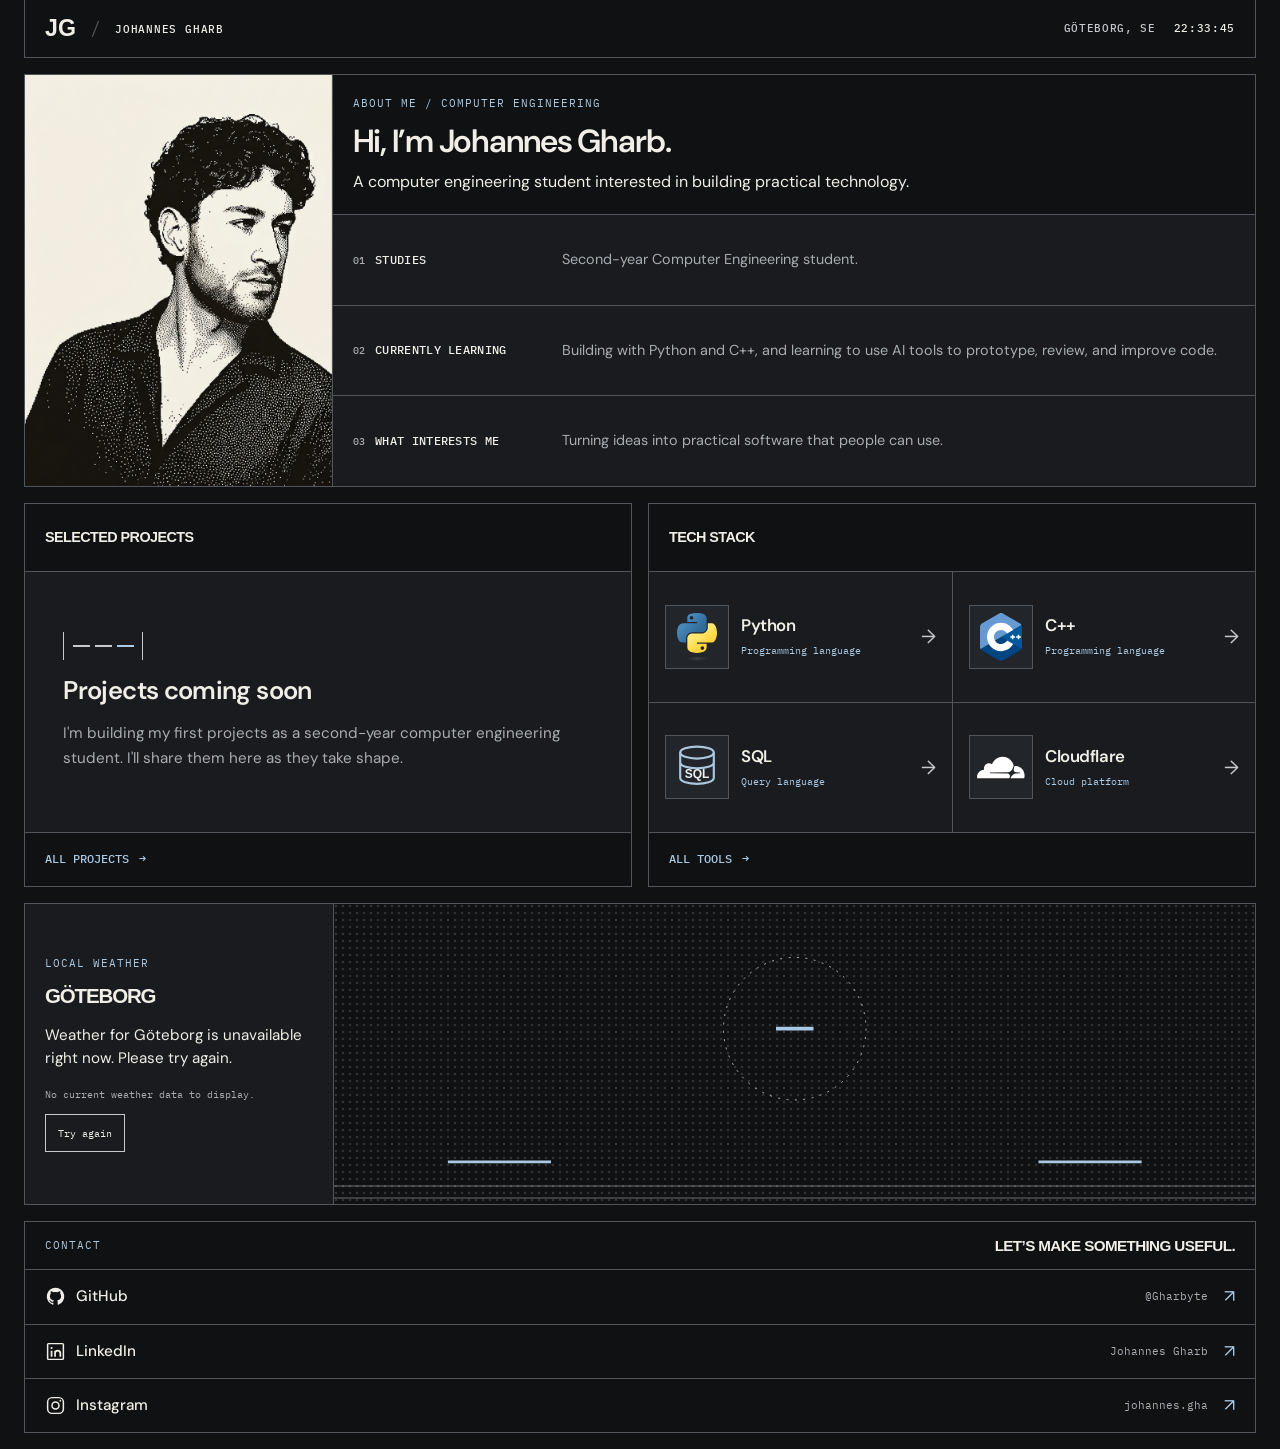
<file: index.html>
﻿<!doctype html>
<html lang="en">
<head>
  <meta charset="UTF-8">
  <meta name="viewport" content="width=device-width, initial-scale=1.0">
  <meta name="description" content="A personal portfolio website for a computer engineering student.">
  <title>Johannes Gharb | Computer Engineering</title>
  <link rel="stylesheet" href="style.css">
  <script src="weather.js" defer></script>
  <script src="contact.js" defer></script>
  <script src="catalog-data.js" defer></script>
  <script src="catalog.js" defer></script>
  <script src="site.js" defer></script>
</head>
<body>
  <header class="site-header">
    <a class="brand" href="index.html" aria-label="Johannes Gharb - Home">JG<span>/</span><span class="brand-name">Johannes Gharb</span></a>
    <div class="header-readout"><span>G&#214;TEBORG, SE</span><time data-stockholm-clock aria-label="Current time in G?teborg">--:--:--</time></div>
  </header>

  <main id="top">
    <section class="about-section" id="about" aria-labelledby="about-title">
      <div class="portrait-panel">
        <img src="assets/johannes-portrait.png" alt="Stippled portrait of Johannes Gharb" width="768" height="1364" fetchpriority="high">
      </div>
      <div class="about-intro">
        <div class="intro-heading">
          <p class="eyebrow">About me / Computer engineering</p>
          <h1 id="about-title">Hi, I&#8217;m Johannes Gharb.</h1>
          <p class="intro-description">A computer engineering student interested in building practical technology.</p>
        </div>
          <div class="about-facts">
            <div class="about-fact" role="group" aria-labelledby="fact-01"><h2 id="fact-01"><span class="fact-index" aria-hidden="true">01</span>Studies</h2><p>Second-year Computer Engineering student.</p></div>
            <div class="about-fact" role="group" aria-labelledby="fact-02"><h2 id="fact-02"><span class="fact-index" aria-hidden="true">02</span>Currently learning</h2><p>Building with Python and C++, and learning to use AI tools to prototype, review, and improve code.</p></div>
            <div class="about-fact" role="group" aria-labelledby="fact-03"><h2 id="fact-03"><span class="fact-index" aria-hidden="true">03</span>What interests me</h2><p>Turning ideas into practical software that people can use.</p></div>
          </div>
      </div>
    </section>

    <div class="home-catalogs">
      <section class="catalog-panel" id="projects" aria-labelledby="projects-title">
        <div class="section-heading"><h2 id="projects-title">Selected Projects</h2></div>
        <div class="catalog-grid" data-project-preview><p class="catalog-fallback">Projects coming soon.</p></div>
        <a class="catalog-footer" href="projects.html">All Projects <span aria-hidden="true">→</span></a>
      </section>
      <section class="catalog-panel" id="tools" aria-labelledby="tools-title">
        <div class="section-heading"><h2 id="tools-title">Tech Stack</h2></div>
        <div class="catalog-grid" data-tool-preview><p class="catalog-fallback">Enable JavaScript to view the tech stack.</p></div>
        <a class="catalog-footer" href="tools.html">All Tools <span aria-hidden="true">→</span></a>
      </section>
    </div>
    <section class="weather-panel" id="weather" data-weather="neutral" aria-labelledby="weather-title">
      <div class="weather-copy">
        <div><p class="eyebrow">Local weather</p><h2 id="weather-title">Göteborg</h2></div>
        <p class="weather-summary" id="weather-summary" role="status" aria-live="polite">Weather requires JavaScript to load.</p>
        <div class="weather-note">
          <p id="weather-updated"></p>
          <button id="weather-refresh" type="button" hidden>Refresh weather</button>
        </div>
      </div>
      <!-- Original vector artwork. The adjacent sentence supplies its accessible description. -->
      <div class="weather-art" aria-hidden="true">
        <svg class="weather-canvas" xmlns="http://www.w3.org/2000/svg" focusable="false">
          <defs>
            <pattern id="weather-dots" width="7" height="7" patternUnits="userSpaceOnUse">
              <circle cx="2" cy="2" r="1.3" fill="currentColor"/>
            </pattern>
            <pattern id="weather-dense-dots" width="4" height="4" patternUnits="userSpaceOnUse">
              <circle cx="1.5" cy="1.5" r="1.3" fill="currentColor"/>
            </pattern>
          </defs>
          <rect width="100%" height="100%" class="weather-paper"/>
          <rect width="100%" height="100%" fill="url(#weather-dots)" opacity=".18"/>
          <svg class="weather-scene" viewBox="0 0 800 320" width="100%" height="100%" preserveAspectRatio="xMidYMid meet" focusable="false">
          <g class="weather-symbol weather-sun">
            <circle cx="465" cy="133" r="92" class="weather-sun-fill"/>
            <circle cx="465" cy="133" r="76" fill="url(#weather-dots)" opacity=".35"/>
            <circle cx="465" cy="133" r="113" fill="none" stroke="currentColor"/>
            <path class="weather-rays" d="M465 18V8 M465 258V248 M350 133H330 M580 133H600 M384 52L372 40 M546 52L558 40 M384 214L372 226 M546 214L558 226" stroke="currentColor" stroke-width="3"/>
          </g>
          <g class="weather-symbol weather-night">
            <path d="M499 40A91 91 0 1 0 565 191A100 100 0 0 1 499 40Z" fill="url(#weather-dense-dots)" stroke="currentColor"/>
            <path d="M331 66v18m-9-9h18m241 13v18m-9-9h18m-192 80v14m-7-7h14" class="weather-accent-stroke" stroke-width="3"/>
          </g>
          <g class="weather-symbol weather-cloud-back">
            <g transform="translate(205 -3) scale(.72)">
              <path d="M250 180C195 180 195 112 248 110C249 48 337 32 369 90C409 47 480 69 483 119C550 98 588 180 525 180Z" class="weather-paper" stroke="currentColor"/>
              <path d="M250 180C195 180 195 112 248 110C249 48 337 32 369 90C409 47 480 69 483 119C550 98 588 180 525 180Z" fill="url(#weather-dots)"/>
            </g>
          </g>
          <g class="weather-symbol weather-cloud">
            <path d="M250 180C195 180 195 112 248 110C249 48 337 32 369 90C409 47 480 69 483 119C550 98 588 180 525 180Z" class="weather-paper" stroke="currentColor" stroke-width="2"/>
            <path d="M250 180C195 180 195 112 248 110C249 48 337 32 369 90C409 47 480 69 483 119C550 98 588 180 525 180Z" fill="url(#weather-dense-dots)"/>
            <path d="M540 76h144M585 90h113" stroke="currentColor"/>
          </g>
          <g class="weather-symbol weather-rain" fill="none" stroke-width="3" stroke-linecap="round" stroke-dasharray="2 4">
            <path d="M270 211l-8 14"/>
            <path d="M335 229l-8 14"/>
            <path d="M400 207l-8 14"/>
            <path d="M465 235l-8 14"/>
            <path d="M530 217l-8 14"/>
          </g>
          <g class="weather-symbol weather-snow" stroke-width="2" stroke-linecap="round">
            <path d="M270 208v12m-6-6h12m-10-10 8 8m-8 0 8-8"/>
            <path d="M335 231v12m-6-6h12"/>
            <path d="M400 208v12m-6-6h12m-10-10 8 8m-8 0 8-8"/>
            <path d="M465 237v12m-6-6h12"/>
            <path d="M530 218v12m-6-6h12m-10-10 8 8m-8 0 8-8"/>
          </g>
          <path class="weather-symbol weather-lightning weather-red" d="M416 162l-45 64h32l-18 49 67-74h-35l25-39Z"/>
          <g class="weather-symbol weather-fog" stroke="currentColor" stroke-width="5">
            <path d="M190 211h390m-350 22h420m-460 22h330"/>
          </g>
          <g class="weather-symbol weather-neutral" fill="none" stroke="currentColor">
            <circle cx="400" cy="133" r="76" stroke-dasharray="2 7"/>
            <path d="M380 133h40" class="weather-accent-stroke" stroke-width="4"/>
          </g>
          
          <path d="M30 275h110m520 0h110" class="weather-accent-stroke" stroke-width="3"/>
          </svg>
          <line x1="0" y1="94%" x2="100%" y2="94%" stroke="currentColor" opacity=".5"/>
          <line x1="0" y1="98%" x2="100%" y2="98%" stroke="currentColor" opacity=".5"/>
        </svg>
      </div>
    </section>
  </main>

  <footer class="site-footer" id="contact">
    <div class="footer-heading"><p class="eyebrow">Contact</p><h2>Let’s make something useful.</h2></div>
    <div class="contact-details">
      <!-- Enter all real URLs and handles together at the top of contact.js. -->
      <a class="contact-row" data-profile="github" href="https://github.com/Gharbyte">
        <span class="contact-platform"><svg viewBox="0 0 24 24" aria-hidden="true" focusable="false"><path fill="currentColor" d="M12 2a10 10 0 0 0-3.16 19.49c.5.09.68-.22.68-.48v-1.86c-2.78.6-3.37-1.18-3.37-1.18-.45-1.16-1.11-1.47-1.11-1.47-.91-.62.07-.61.07-.61 1 .07 1.53 1.03 1.53 1.03.89 1.53 2.34 1.09 2.91.83.09-.65.35-1.09.64-1.34-2.22-.25-4.56-1.11-4.56-4.94 0-1.09.39-1.98 1.03-2.68-.1-.26-.45-1.27.1-2.65 0 0 .84-.27 2.75 1.03a9.6 9.6 0 0 1 5 0c1.91-1.3 2.75-1.03 2.75-1.03.55 1.38.2 2.39.1 2.65.64.7 1.03 1.59 1.03 2.68 0 3.84-2.34 4.69-4.57 4.94.36.31.68.92.68 1.85v2.75c0 .27.18.58.69.48A10 10 0 0 0 12 2Z"/></svg>GitHub</span>
        <span class="contact-handle">@Gharbyte</span><span class="contact-arrow" aria-hidden="true">↗</span>
      </a>
      <a class="contact-row" data-profile="linkedin" href="https://www.linkedin.com/in/johannes-g-865785352/">
        <span class="contact-platform"><svg viewBox="0 0 24 24" aria-hidden="true" focusable="false"><rect x="3" y="3" width="18" height="18" rx="1" fill="none" stroke="currentColor" stroke-width="1.7"/><circle cx="7.5" cy="8" r="1.2" fill="currentColor"/><path d="M7.5 11v7m4-7v7m0-4c0-4 6-4 6 0v4" fill="none" stroke="currentColor" stroke-width="2"/></svg>LinkedIn</span>
        <span class="contact-handle">Johannes Gharb</span><span class="contact-arrow" aria-hidden="true">↗</span>
      </a>
      <a class="contact-row" data-profile="instagram" href="https://www.instagram.com/johannes.gha/?hl=en">
        <span class="contact-platform"><svg viewBox="0 0 24 24" aria-hidden="true" focusable="false"><rect x="3" y="3" width="18" height="18" rx="5" fill="none" stroke="currentColor" stroke-width="1.7"/><circle cx="12" cy="12" r="4" fill="none" stroke="currentColor" stroke-width="1.7"/><circle cx="17.5" cy="6.5" r="1" fill="currentColor"/></svg>Instagram</span>
        <span class="contact-handle">johannes.gha</span><span class="contact-arrow" aria-hidden="true">↗</span>
      </a>
    </div>
    <p class="contact-placeholder" id="contact-placeholder" tabindex="-1" hidden>Profile links are placeholders and are not configured yet.</p>
  </footer>
</body>
</html>
</file>
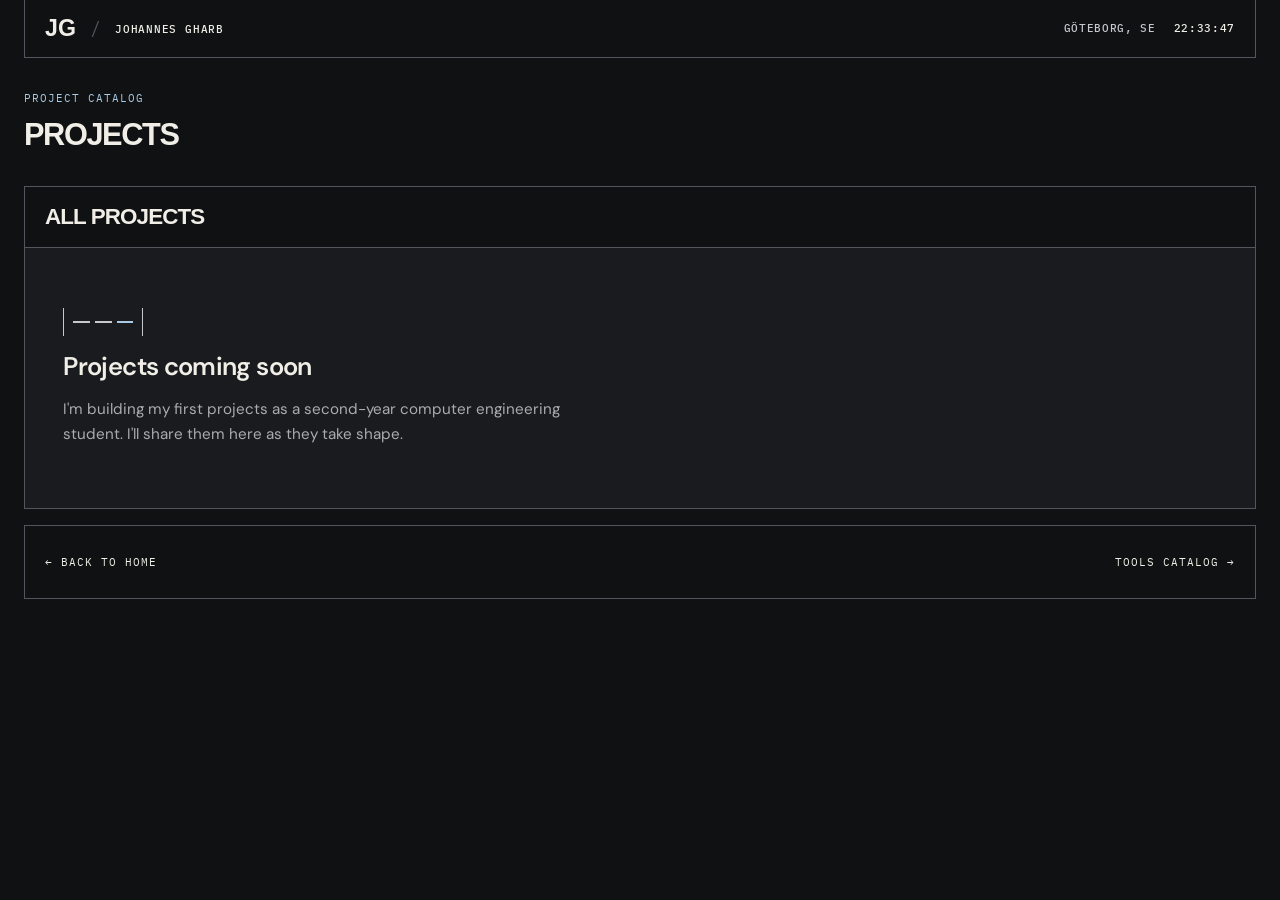
<file: projects.html>
<!doctype html>
<html lang="en">
<head>
  <meta charset="UTF-8">
  <meta name="viewport" content="width=device-width, initial-scale=1.0">
  <meta name="description" content="Johannes Gharb's projects. First projects coming soon.">
  <title>Projects | Johannes Gharb</title>
  <link rel="stylesheet" href="style.css">
  <script src="catalog-data.js" defer></script>
  <script src="catalog.js" defer></script>
  <script src="site.js" defer></script>
</head>
<body>
  <header class="site-header">
    <a class="brand" href="index.html" aria-label="Johannes Gharb — Home">JG<span>/</span><span class="brand-name">Johannes Gharb</span></a>
    <div class="header-readout"><span>G&#214;TEBORG, SE</span><time data-stockholm-clock aria-label="Current time in G?teborg">--:--:--</time></div>
  </header>
  <main class="catalog-page">
    <div class="catalog-intro">
      <p class="eyebrow">Project catalog</p>
      <h1>Projects</h1>
    </div>
    <section class="catalog-panel" aria-labelledby="all-projects-title">
      <div class="section-heading"><h2 id="all-projects-title">All Projects</h2></div>
      <div class="catalog-grid detailed-grid" data-project-catalog><p class="catalog-fallback">Projects coming soon.</p></div>
    </section>
    <nav class="catalog-navigation" aria-label="Catalog navigation"><a href="index.html">← Back to Home</a><a href="tools.html">Tools catalog →</a></nav>
  </main>
</body>
</html>
</file>
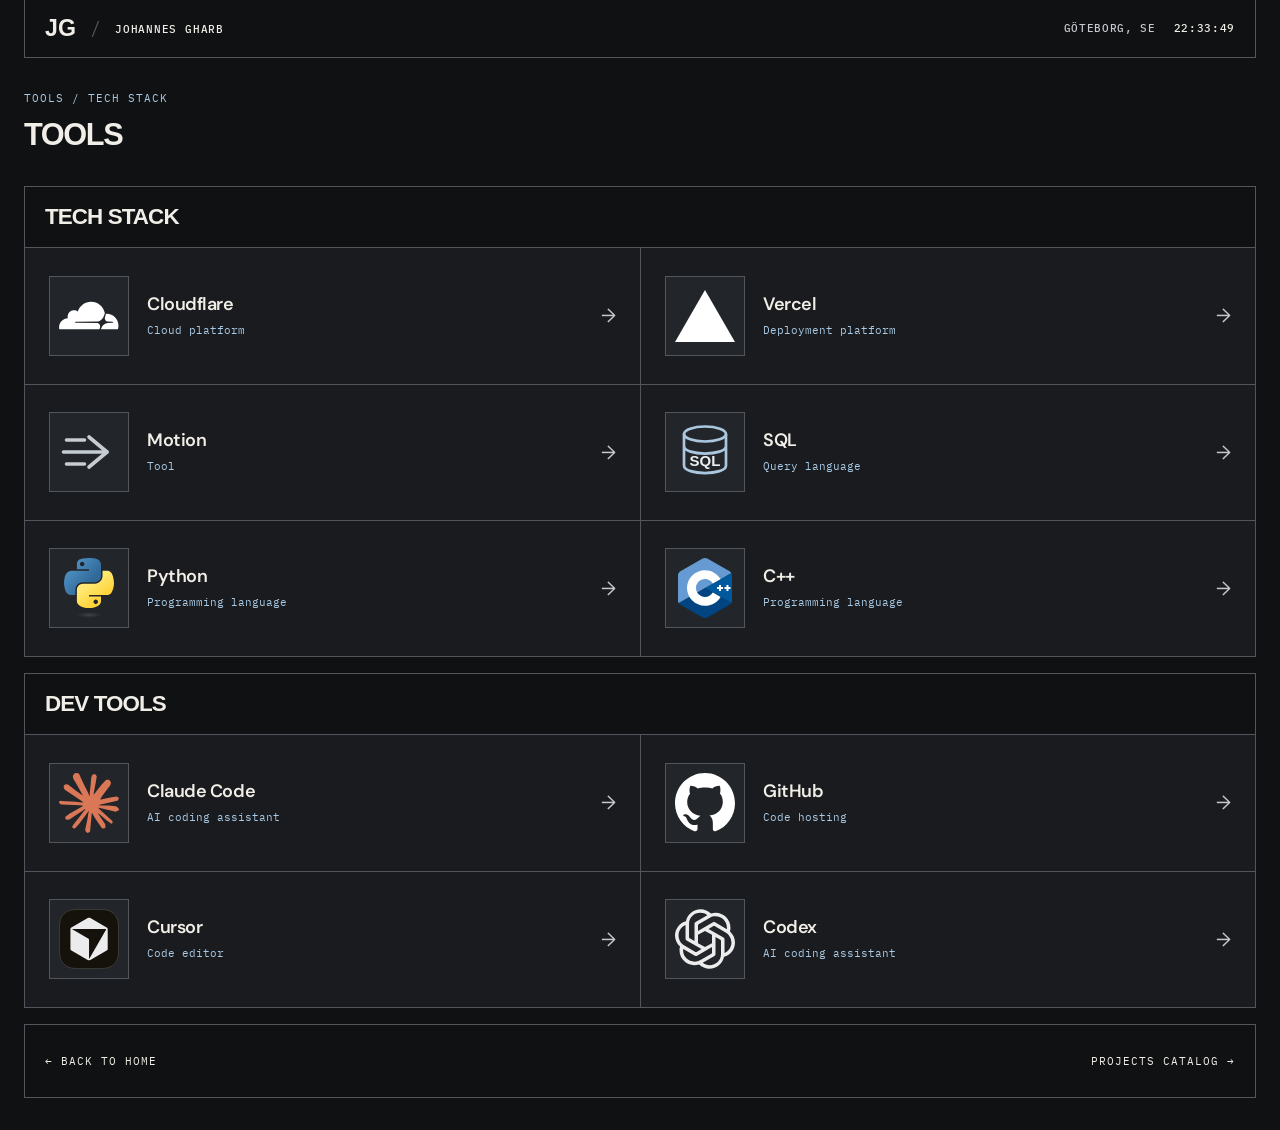
<file: tools.html>
<!doctype html>
<html lang="en">
<head>
  <meta charset="UTF-8">
  <meta name="viewport" content="width=device-width, initial-scale=1.0">
  <meta name="description" content="Johannes Gharb's tech stack and developer tools catalog.">
  <title>Tools | Johannes Gharb</title>
  <link rel="stylesheet" href="style.css">
  <script src="catalog-data.js" defer></script>
  <script src="catalog.js" defer></script>
  <script src="site.js" defer></script>
</head>
<body>
  <header class="site-header">
    <a class="brand" href="index.html" aria-label="Johannes Gharb — Home">JG<span>/</span><span class="brand-name">Johannes Gharb</span></a>
    <div class="header-readout"><span>G&#214;TEBORG, SE</span><time data-stockholm-clock aria-label="Current time in G?teborg">--:--:--</time></div>
  </header>
  <main class="catalog-page">
    <div class="catalog-intro">
      <p class="eyebrow">Tools / Tech stack</p>
      <h1>Tools</h1>
    </div>
    <div data-tool-catalog><p class="catalog-fallback">Enable JavaScript to view the tool entries.</p></div>
    <nav class="catalog-navigation" aria-label="Catalog navigation"><a href="index.html">← Back to Home</a><a href="projects.html">Projects catalog →</a></nav>
  </main>
</body>
</html>
</file>
<file: style.css>
﻿@import url('https://fonts.googleapis.com/css2?family=DM+Sans:wght@400;500;600;700&family=IBM+Plex+Mono:wght@400;500&family=Syncopate:wght@700&display=swap');

/* DESIGN TOKENS — edit the theme here. */
:root {
  color-scheme: dark;
  --background: #101113;
  --surface: #191b1e;
  --surface-raised: #222529;
  --text: #f0eee7;
  --muted: #a8adb2;
  --rule: #51565d;
  --silver: #c5c9ce;
  --accent: #a9c9e4;
  --display-font: 'Syncopate', 'Arial Black', sans-serif;
  --body-font: 'DM Sans', Arial, sans-serif;
  --label-font: 'IBM Plex Mono', Consolas, monospace;
  --page-width: 1600px;
  --outer-margin: 24px;
  --section-gap: 16px;
  --panel-padding: 20px;
  --hero-size: clamp(1.4rem, 2.4vw, 2rem);
  --heading-size: clamp(1rem, 1.8vw, 1.4rem);
  --name-reveal-duration: 900ms;
  --portrait-reveal-duration: 650ms;
  --interaction-duration: 140ms;
  --chrome-highlight: #ffffff;
  --row-highlight: #22272c;
  --weather-sun: #d8cfa5;
  --weather-rain: #9cb6cd;
  --weather-snow: #d7dce0;
}

* { box-sizing: border-box; }
body { margin: 0; background: var(--background); color: var(--text); font-family: var(--body-font); line-height: 1.5; -webkit-font-smoothing: antialiased; }
::selection { background: var(--accent); color: var(--background); }
a { color: inherit; text-decoration: none; }
a:hover { color: var(--accent); }
a:focus-visible, button:focus-visible { outline: 2px solid var(--accent); outline-offset: 5px; }
h1, h2, h3, p { margin: 0; }
h1, h2, h3 { line-height: 1.15; }
button { font: inherit; }
[hidden] { display: none !important; }
.site-header, main, .site-footer { width: min(var(--page-width), calc(100% - var(--outer-margin) * 2)); margin-inline: auto; }
.site-header { display: flex; align-items: center; justify-content: space-between; gap: 24px; min-height: 58px; padding: 8px var(--panel-padding); border: 1px solid var(--rule); border-top: 0; }
.brand { display: flex; align-items: center; gap: 14px; font: 700 1.45rem var(--display-font); }
.brand > span:first-child { font: 400 1.1rem var(--label-font); color: var(--rule); }
.brand-name { font: 500 .7rem var(--label-font); text-transform: uppercase; letter-spacing: .07em; }
nav { display: flex; flex-wrap: wrap; gap: 28px; }
nav a, .eyebrow, .cover-category, .cover-status { font: 400 .7rem/1.5 var(--label-font); letter-spacing: .09em; text-transform: uppercase; }
nav a { padding-block: 12px; }
.eyebrow { color: var(--accent); margin-bottom: 20px; }

/* ABOUT: shared 25/75 frame; the portrait stretches to the information height. */
.about-section { display: grid; grid-template-columns: minmax(0, 1fr) minmax(0, 3fr); margin-top: var(--section-gap); border: 1px solid var(--rule); }
.portrait-panel { align-self: stretch; min-height: clamp(360px, calc((100vw - 48px) / 3), 533px); position: relative; min-width: 0; overflow: hidden; border-right: 1px solid var(--rule); background: var(--surface-raised); }
.portrait-panel img { position: absolute; inset: 0; display: block; width: 100%; height: 100%; object-fit: cover; object-position: 65% 0%; }
.about-intro { min-width: 0; display: flex; flex-direction: column; }
.about-intro .intro-heading { flex: 0 0 auto; }
.intro-heading { padding: var(--panel-padding); }
.intro-heading .eyebrow { margin-bottom: 10px; }
h1 { font: 700 var(--hero-size)/1.2 var(--display-font); letter-spacing: -.045em; text-transform: uppercase; }
h1 > span { color: var(--silver); }
.intro-description { margin-top: 10px; font-size: 1rem; line-height: 1.5; }
.about-facts { display: grid; grid-template-rows: repeat(3, auto); flex: 1; background: var(--surface); }
.about-fact { display: grid; grid-template-columns: 185px minmax(0, 1fr); align-items: center; gap: 24px; min-height: 65px; padding: 14px var(--panel-padding); border-top: 1px solid var(--rule); }
.about-fact h2 { font: 500 .75rem/1.5 var(--label-font); text-transform: uppercase; letter-spacing: .025em; }
.about-fact p { color: var(--muted); font-size: .9rem; }

/* CATALOGS: shared two-column entries, equal-height paired Home panels. */
.home-catalogs { display: grid; grid-template-columns: repeat(2, minmax(0, 1fr)); gap: var(--section-gap); margin-top: var(--section-gap); }
.catalog-panel { display: flex; flex-direction: column; min-width: 0; border: 1px solid var(--rule); }
.section-heading { display: flex; flex-wrap: wrap; align-items: center; justify-content: space-between; gap: 8px 20px; padding: 16px var(--panel-padding); border-bottom: 1px solid var(--rule); }
.section-heading h2, .footer-heading h2 { font: 700 var(--heading-size)/1.25 var(--display-font); letter-spacing: -.04em; text-transform: uppercase; }
.home-catalogs .section-heading { min-height: 68px; }
.home-catalogs .section-heading h2 { font-size: .9rem; line-height: 1.4; }
.section-description { color: var(--muted); font: .68rem/1.5 var(--label-font); }
.catalog-grid { display: grid; grid-template-columns: repeat(2, minmax(0, 1fr)); grid-auto-rows: 1fr; flex: 1; }
.catalog-entry { display: grid; grid-template-columns: 72px minmax(0, 1fr); align-content: center; align-items: center; gap: 14px; min-width: 0; min-height: 130px; padding: 16px; background: var(--surface); }
.catalog-entry:nth-child(even) { border-left: 1px solid var(--rule); }
.catalog-entry:nth-child(n+3) { border-top: 1px solid var(--rule); }
.entry-thumbnail { display: grid; place-items: center; width: 100%; aspect-ratio: 4 / 3; overflow: hidden; border: 1px solid var(--rule); background: var(--background); text-align: center; }
.entry-thumbnail span { padding: 4px; color: var(--muted); font: .55rem/1.45 var(--label-font); }
.entry-thumbnail img { width: 100%; height: 100%; object-fit: cover; }
.entry-copy { min-width: 0; overflow-wrap: anywhere; }
.entry-copy h3 { font-size: 1rem; line-height: 1.3; font-weight: 600; letter-spacing: -.025em; }
.entry-category { margin-top: 6px; font: .63rem/1.5 var(--label-font); color: var(--accent); }
.entry-status { display: block; margin-top: 8px; color: var(--muted); font-size: .68rem; }
.tool-entry {
  --tool-tile-size: 80px;
  --tool-logo-size: 60px;
  grid-template-columns: var(--tool-tile-size) minmax(0, 1fr) 18px;
  gap: 18px;
  min-height: 136px;
  padding: 24px;
}
.tool-entry .entry-copy h3 { font-size: 1.125rem; }
.tool-entry .entry-category { font-size: .7rem; }
.tool-arrow { justify-self: end; color: var(--silver); font-size: 1.2rem; line-height: 1; }
.home-catalogs .tool-entry {
  --tool-tile-size: 64px;
  --tool-logo-size: 48px;
  gap: 12px;
  min-height: 130px;
  padding: 16px;
}
.home-catalogs .tool-entry .entry-copy h3 { font-size: 1.05rem; }
.home-catalogs .tool-entry .entry-category { font-size: .63rem; }
.tool-icon { display: grid; place-items: center; width: var(--tool-tile-size); height: var(--tool-tile-size); border: 1px solid var(--rule); background: var(--surface-raised); }
.catalog-footer { display: flex; align-items: center; gap: 10px; min-height: 54px; padding: 14px var(--panel-padding); border-top: 1px solid var(--rule); color: var(--accent); font: 500 .75rem/1.5 var(--label-font); text-transform: uppercase; }
.catalog-footer:hover { background: var(--surface-raised); }
.catalog-footer:focus-visible { outline-offset: -4px; }
.catalog-fallback { padding: var(--panel-padding); font-size: .85rem; color: var(--muted); }
.catalog-intro { padding: 32px 0; }
.catalog-intro .eyebrow { margin-bottom: 10px; }
.catalog-intro > p:last-child { margin-top: 16px; max-width: 70ch; color: var(--muted); }
.catalog-group + .catalog-group { margin-top: var(--section-gap); }
.detailed-grid .project-entry { grid-template-columns: 120px minmax(0, 1fr); align-content: start; padding: 24px; }
.entry-details { grid-column: 1 / -1; color: var(--muted); font-size: .9rem; line-height: 1.6; }
.entry-links { display: flex; flex-wrap: wrap; gap: 16px; margin-top: 16px; color: var(--accent); font: .75rem/1.5 var(--label-font); }
.entry-links a { text-decoration: underline; text-underline-offset: 4px; }
.catalog-navigation { display: flex; justify-content: space-between; gap: 16px; margin: var(--section-gap) 0 32px; border: 1px solid var(--rule); padding: 16px var(--panel-padding); }
nav a[aria-current='page'] { color: var(--accent); text-decoration: underline; text-underline-offset: 5px; }
/* WEATHER: existing SVG and state logic, recolored to the dark interface. */
.weather-panel { display: grid; grid-template-columns: minmax(0, 1fr) minmax(0, 3fr); margin-top: var(--section-gap); border: 1px solid var(--rule); background: var(--surface); }
.weather-copy { display: flex; flex-direction: column; justify-content: center; gap: 16px; padding: var(--panel-padding); }
.weather-copy .eyebrow { margin-bottom: 12px; }
.weather-copy h2 { font: 700 clamp(1rem, 1.6vw, 1.5rem)/1.2 var(--display-font); letter-spacing: -.055em; text-transform: uppercase; }
.weather-summary { max-width: 36ch; font-size: .95rem; line-height: 1.5; }
.weather-note { color: var(--muted); font: .65rem/1.6 var(--label-font); }
.weather-note p:not(:empty) { margin-bottom: 12px; }
.weather-note button { display: block; border: 1px solid var(--silver); padding: 9px 12px; color: var(--text); background: transparent; font: inherit; cursor: pointer; min-height: 38px; }
.weather-note button:hover { background: var(--surface-raised); }
.weather-note button:disabled { opacity: .55; cursor: wait; }
.weather-art { position: relative; min-height: 300px; min-width: 0; overflow: hidden; border-left: 1px solid var(--rule); background: var(--background); color: var(--silver); }
.weather-canvas { position: absolute; inset: 0; display: block; width: 100%; height: 100%; }
.weather-scene { overflow: hidden; }
.weather-paper { fill: var(--background); }
.weather-red { fill: var(--accent); }
.weather-sun-fill { fill: var(--weather-sun); }
.weather-rain { stroke: var(--weather-rain); }
.weather-snow { fill: none; stroke: var(--weather-snow); }
.weather-cloud-back { opacity: .55; }
.weather-accent-stroke { stroke: var(--accent); }
.weather-symbol { display: none; }
[data-weather='sun'] .weather-sun,
[data-weather='night'] .weather-night,
[data-weather='cloud'] .weather-cloud,
[data-weather='cloud'] .weather-cloud-back,
[data-weather='rain'] .weather-cloud,
[data-weather='rain'] .weather-rain,
[data-weather='snow'] .weather-cloud,
[data-weather='snow'] .weather-snow,
[data-weather='storm'] .weather-cloud,
[data-weather='storm'] .weather-rain,
[data-weather='storm'] .weather-lightning,
[data-weather='fog'] .weather-cloud,
[data-weather='fog'] .weather-fog,
[data-weather='neutral'] .weather-neutral { display: inline; }

/* Weather motion stays inside the canvas and follows the existing data-weather state.
   Motion is opt-in so reduced-motion users always get the complete still artwork. */
@media (prefers-reduced-motion: no-preference) {
  .weather-rays {
    transform-box: view-box;
    transform-origin: 465px 133px;
    animation: weather-rays 6s ease-in-out infinite alternate;
  }
  [data-weather='cloud'] .weather-cloud { animation: weather-cloud-drift 8s ease-in-out infinite alternate; }
  .weather-cloud-back { animation: weather-drift 6s ease-in-out infinite alternate; }
  .weather-rain > path { animation: weather-rainfall 1.65s linear infinite; }
  .weather-snow > path { animation: weather-snowfall 4.5s ease-in-out infinite; }
  .weather-rain > path:nth-child(2), .weather-snow > path:nth-child(2) { animation-delay: -1.4s; }
  .weather-rain > path:nth-child(3), .weather-snow > path:nth-child(3) { animation-delay: -.7s; }
  .weather-rain > path:nth-child(4), .weather-snow > path:nth-child(4) { animation-delay: -2.1s; }
  .weather-rain > path:nth-child(5), .weather-snow > path:nth-child(5) { animation-delay: -2.5s; }
}
@keyframes weather-rays {
  from { transform: rotate(-8deg) scale(.98); opacity: .55; }
  to { transform: rotate(8deg) scale(1.02); opacity: .85; }
}
@keyframes weather-cloud-drift {
  from { transform: translateX(-8px); }
  to { transform: translateX(10px); }
}
@keyframes weather-drift {
  from { transform: translateX(-32px); }
  to { transform: translateX(40px); }
}
@keyframes weather-rainfall {
  0% { transform: translate(6px, -20px); opacity: 0; }
  20%, 70% { opacity: .75; }
  100% { transform: translate(-14px, 35px); opacity: 0; }
}
@keyframes weather-snowfall {
  0% { transform: translate(-4px, -12px); opacity: 0; }
  25% { opacity: .9; }
  65% { transform: translate(6px, 12px); opacity: .9; }
  100% { transform: translate(1px, 25px); opacity: 0; }
}


/* CONTACT: a full-width heading and three complete clickable rows. */
.site-footer { margin-top: var(--section-gap); margin-bottom: var(--section-gap); border: 1px solid var(--rule); }
.footer-heading { display: flex; flex-wrap: wrap; align-items: center; justify-content: space-between; gap: 8px 20px; padding: 14px var(--panel-padding); }
.footer-heading .eyebrow { margin: 0; }
.footer-heading h2 { font-size: .95rem; }
.contact-details { border-top: 1px solid var(--rule); }
.contact-row { display: grid; grid-template-columns: auto minmax(0, 1fr) auto; align-items: center; gap: 16px; min-width: 0; min-height: 54px; padding: 12px var(--panel-padding); }
.contact-row + .contact-row { border-top: 1px solid var(--rule); }
.contact-row:hover { color: var(--text); background: var(--surface-raised); }
.contact-row:focus-visible { outline-offset: -4px; }
.contact-platform { display: flex; align-items: center; gap: 10px; font-size: .95rem; font-weight: 500; }
.contact-platform svg { width: 21px; height: 21px; flex: 0 0 21px; }
.contact-handle { color: var(--muted); font: .7rem/1.5 var(--label-font); text-align: right; overflow-wrap: anywhere; }
.contact-arrow { color: var(--accent); font-size: 1.1rem; }
.contact-placeholder { padding: 12px; border-top: 1px solid var(--rule); color: var(--muted); font-size: .8rem; }
.contact-placeholder:focus { outline: 2px solid var(--accent); outline-offset: -4px; }
@media (hover: hover) and (prefers-reduced-motion: no-preference) {
  .contact-row { transition: background-color 160ms ease; }
}
@media (min-width: 701px) and (max-width: 1050px) {


  .weather-panel { grid-template-columns: minmax(0, 1fr) minmax(0, 2fr); }
}
@media (max-width: 700px) {
  :root { --outer-margin: 14px; --panel-padding: 16px; --hero-size: clamp(1.25rem, 4.8vw, 1.8rem); }
  .brand-name { display: none; }
  .site-header { min-height: 54px; gap: 12px; }
  .brand { font-size: 1.1rem; gap: 8px; }
  nav { gap: 12px; }
  nav a { font-size: .6rem; letter-spacing: .02em; }
  .about-section { grid-template-columns: 1fr; }
  .portrait-panel { width: 100%; height: auto; min-height: 0; border-right: 0; border-bottom: 1px solid var(--rule); background: #f2eee3; }
  .portrait-panel img { position: static; inset: auto; width: min(100%, 400px); height: auto; margin-inline: auto; object-fit: contain; object-position: center; }
  .intro-description { font-size: .95rem; }
  .about-fact { grid-template-columns: 1fr; gap: 5px; min-height: 0; }



  .weather-panel { grid-template-columns: 1fr; }
  .weather-art { border-left: 0; border-top: 1px solid var(--rule); }
  .weather-copy h2 { font-size: 1.4rem; }
  .weather-summary { max-width: none; }
  .footer-heading h2 { font-size: .8rem; }
  .contact-row { gap: 10px; }
  .contact-handle { font-size: .65rem; }
}
@media (max-width: 380px) {
  .brand > span { display: none; }



  .eyebrow { font-size: .63rem; letter-spacing: .035em; }
}

@media (max-width: 1100px) and (min-width: 901px) {
  .home-catalogs .project-entry { grid-template-columns: 56px minmax(0, 1fr); gap: 10px; padding: 12px; }
  .home-catalogs .tool-entry { gap: 8px; padding: 12px; }
}
@media (max-width: 900px) {
  .home-catalogs { grid-template-columns: 1fr; }
  .home-catalogs .section-heading { min-height: 0; }
  .brand-name { display: none; }
}
@media (max-width: 700px) {
  .weather-art { min-height: 220px; }
}
@media (max-width: 520px) {
  .catalog-grid { grid-template-columns: 1fr; }
  .catalog-entry { min-height: 112px; }
  .catalog-entry:nth-child(even) { border-left: 0; }
  .catalog-entry + .catalog-entry { border-top: 1px solid var(--rule); }
  .detailed-grid .project-entry { grid-template-columns: 88px minmax(0, 1fr); padding: 16px; }
  .catalog-intro { padding-block: 24px; }
  .catalog-navigation { flex-direction: column; gap: 0; }
}
@media (max-width: 400px) {
  .site-header { flex-wrap: wrap; justify-content: center; padding-block: 12px; gap: 6px 16px; }
  .site-header nav { justify-content: center; }
}

/* Shared local vector icons; names beside them provide accessible labels. */
.tool-icon img { display: block; width: var(--tool-logo-size); height: var(--tool-logo-size); object-fit: contain; }
/* Keep a separate arrow track, including at narrow two-column widths. */
@media (max-width: 700px) {
  .tool-entry, .home-catalogs .tool-entry {
    --tool-tile-size: 56px;
    --tool-logo-size: 42px;
    gap: 10px;
    padding: 16px 12px;
    min-height: 112px;
  }
  .tool-entry .entry-copy h3 { font-size: 1.05rem; }
}
@media (min-width: 521px) and (max-width: 600px) {
  .tool-entry, .home-catalogs .tool-entry { gap: 8px; padding-inline: 10px; }
}

/* Shared header and brief chrome accents. No animation is needed to read content. */
.header-readout { display: flex; align-items: center; gap: 18px; color: var(--silver); font: 500 .7rem/1.5 var(--label-font); letter-spacing: .06em; white-space: nowrap; }
.header-readout time { min-width: 8ch; font-variant-numeric: tabular-nums; color: var(--text); }

.catalog-entry:hover, .catalog-entry:focus-within { background: var(--row-highlight); }
.catalog-entry:focus-within { box-shadow: inset 3px 0 var(--accent); }
a:focus-visible { color: var(--accent); }
.catalog-footer:focus-visible, .contact-row:focus-visible { background: var(--surface-raised); }
.catalog-navigation a:hover, .catalog-navigation a:focus-visible { text-decoration: underline; text-underline-offset: 5px; }
@media (prefers-reduced-motion: no-preference) {
  .portrait-panel img { animation: portrait-reveal var(--portrait-reveal-duration) ease-out both; }
  .about-fact, .catalog-entry, .catalog-footer, .contact-row { transition: background-color var(--interaction-duration) ease; }
  .tool-icon, .entry-thumbnail, .tool-arrow, .contact-arrow { transition: transform var(--interaction-duration) ease; }
  .catalog-entry:hover .tool-icon, .catalog-entry:focus-within .tool-icon,
  .catalog-entry:hover .entry-thumbnail, .catalog-entry:focus-within .entry-thumbnail { transform: translateY(-2px); }
  .catalog-entry:hover .tool-arrow, .catalog-entry:focus-within .tool-arrow,
  .contact-row:hover .contact-arrow, .contact-row:focus-visible .contact-arrow { transform: translateX(2px); }
}

@keyframes portrait-reveal {
  from { transform: translateY(8px); opacity: 0; }
  to { transform: translateY(0); opacity: 1; }
}
@media (max-width: 700px) {
  .header-readout { gap: 10px; font-size: .6rem; letter-spacing: .025em; }
}
@media (max-width: 400px) {
  .site-header { flex-wrap: nowrap; justify-content: space-between; }
}

/* About information rows: indices stay within the existing label column. */
.about-fact h2 { display: flex; align-items: baseline; gap: 10px; min-width: 0; }
.fact-index { flex: 0 0 auto; color: var(--muted); font-size: .6rem; }
.about-fact p { min-width: 0; overflow-wrap: break-word; }

/* Informational rows are not controls; hover ends when the pointer leaves. */
@media (hover: hover) {
  .about-fact:hover { background: var(--row-highlight); }
  .about-fact:hover .fact-index { color: var(--accent); }
}

/* A single text run keeps the About heading on a natural baseline. */
#about-title { font-family: var(--body-font); font-size: clamp(1.65rem, 2.5vw, 2.5rem); font-weight: 600; line-height: 1.2; letter-spacing: -.035em; text-transform: none; color: var(--text); }
@media (min-width: 701px) and (max-width: 1100px) {
  .about-fact { grid-template-columns: 170px minmax(0, 1fr); gap: 18px; }
}

/* One honest project notice fills the existing catalog panel. */
.project-coming-soon { grid-column: 1 / -1; display: flex; flex-direction: column; justify-content: center; align-items: flex-start; gap: 16px; min-width: 0; min-height: 260px; padding: clamp(24px, 3vw, 40px); background: var(--surface); }
.project-coming-soon h3 { font-size: clamp(1.35rem, 2vw, 1.8rem); font-weight: 600; letter-spacing: -.025em; }
.project-coming-soon p { max-width: 55ch; color: var(--muted); font-size: .95rem; line-height: 1.65; }
.project-detail { display: flex; align-items: center; gap: 5px; width: 80px; height: 28px; border-left: 1px solid var(--silver); border-right: 1px solid var(--silver); padding-inline: 9px; }
.project-detail span { height: 2px; flex: 1; background: var(--silver); }
.project-detail span:last-child { background: var(--accent); }
@media (prefers-reduced-motion: no-preference) {
  .project-detail span { transform-origin: left; animation: project-line-reveal 700ms ease-out both; }
  .project-detail span:nth-child(2) { animation-delay: 100ms; }
  .project-detail span:nth-child(3) { animation-delay: 200ms; }
}
@keyframes project-line-reveal { from { transform: scaleX(0); opacity: 0; } to { transform: scaleX(1); opacity: 1; } }
@media (max-width: 520px) { .project-coming-soon { min-height: 240px; padding: 24px; } }

/* Phone portrait: full-width editorial crop, keeping head and shoulders in frame. */
@media (max-width: 600px) {
  .portrait-panel {
    display: flex;
    align-items: center;
    justify-content: center;
    width: auto;
    height: clamp(390px, 110vw, 460px);
    min-height: 0;
    aspect-ratio: auto;
  }
  .portrait-panel img {
    position: absolute;
    inset: 0;
    width: 100%;
    height: 100%;
    max-width: 100%;
    max-height: 100%;
    object-fit: cover;
    object-position: 50% 0%;
    margin: 0;
  }
}
</file>
